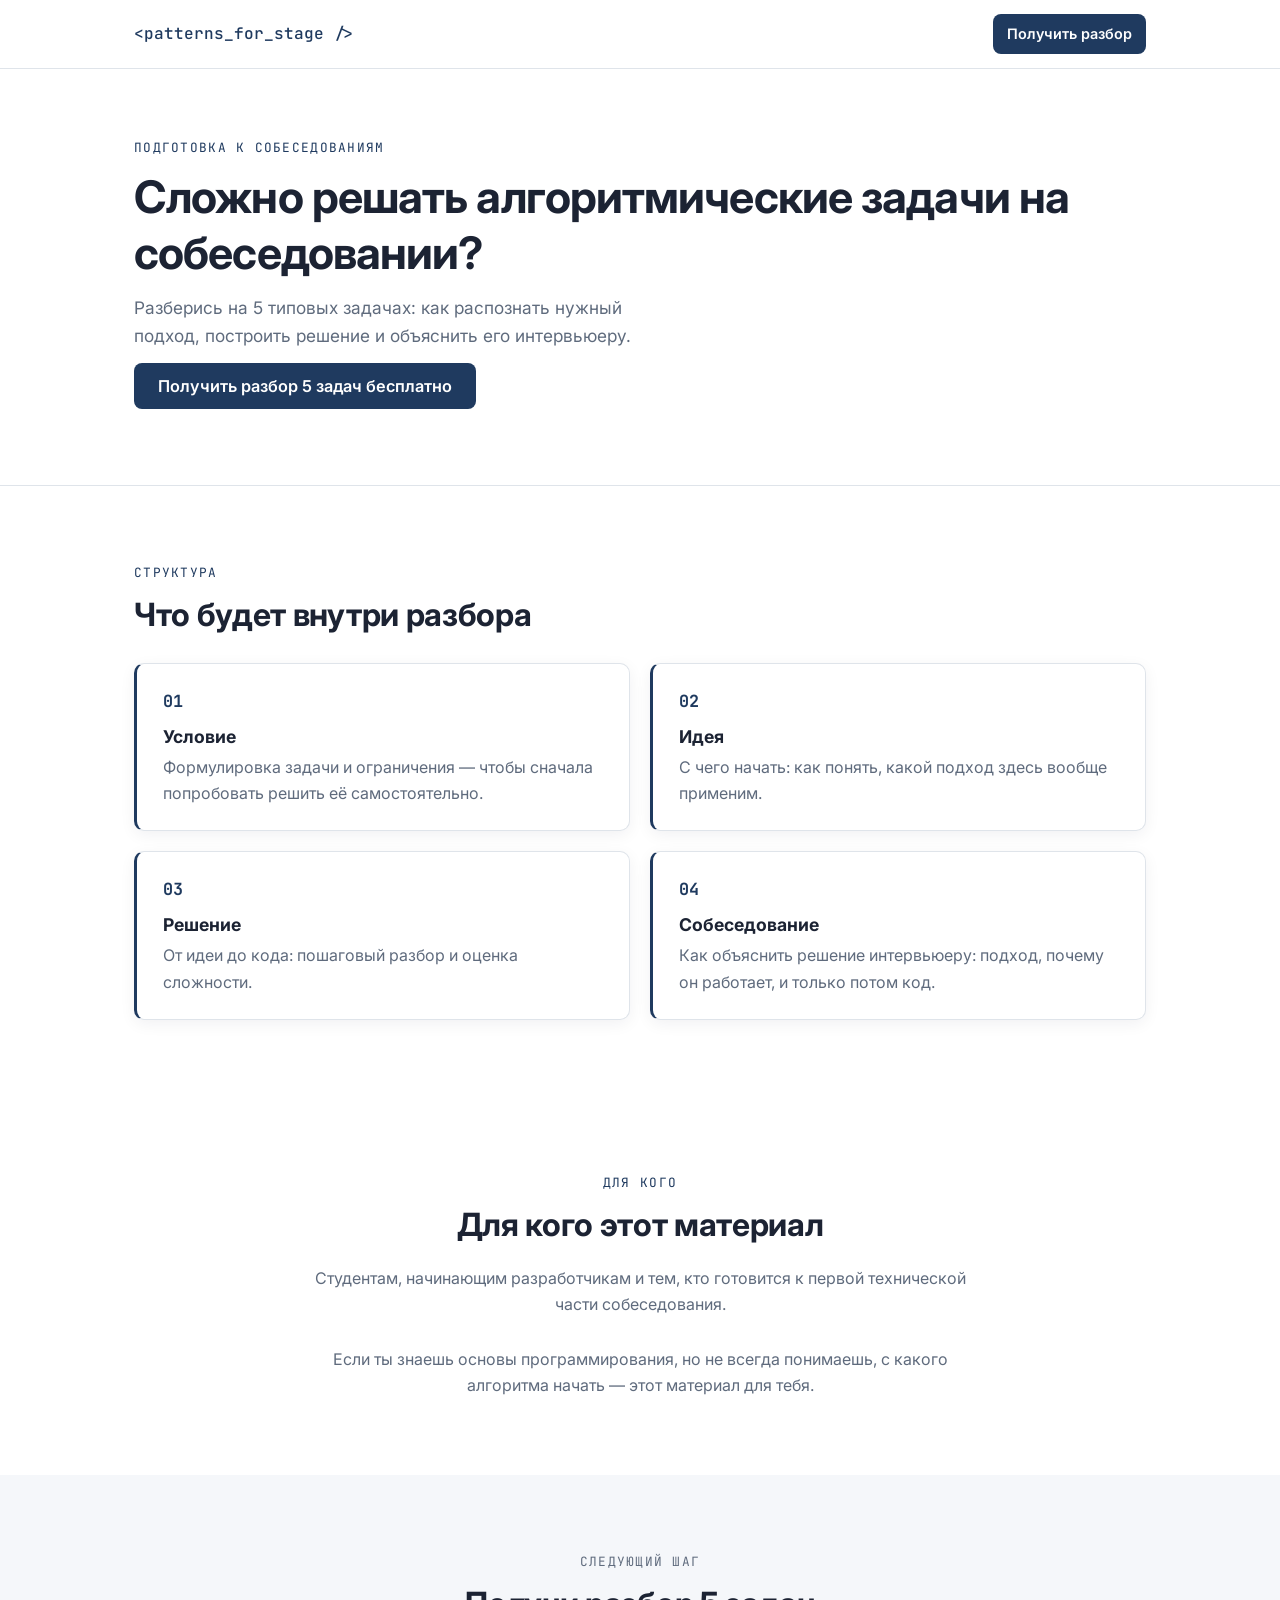
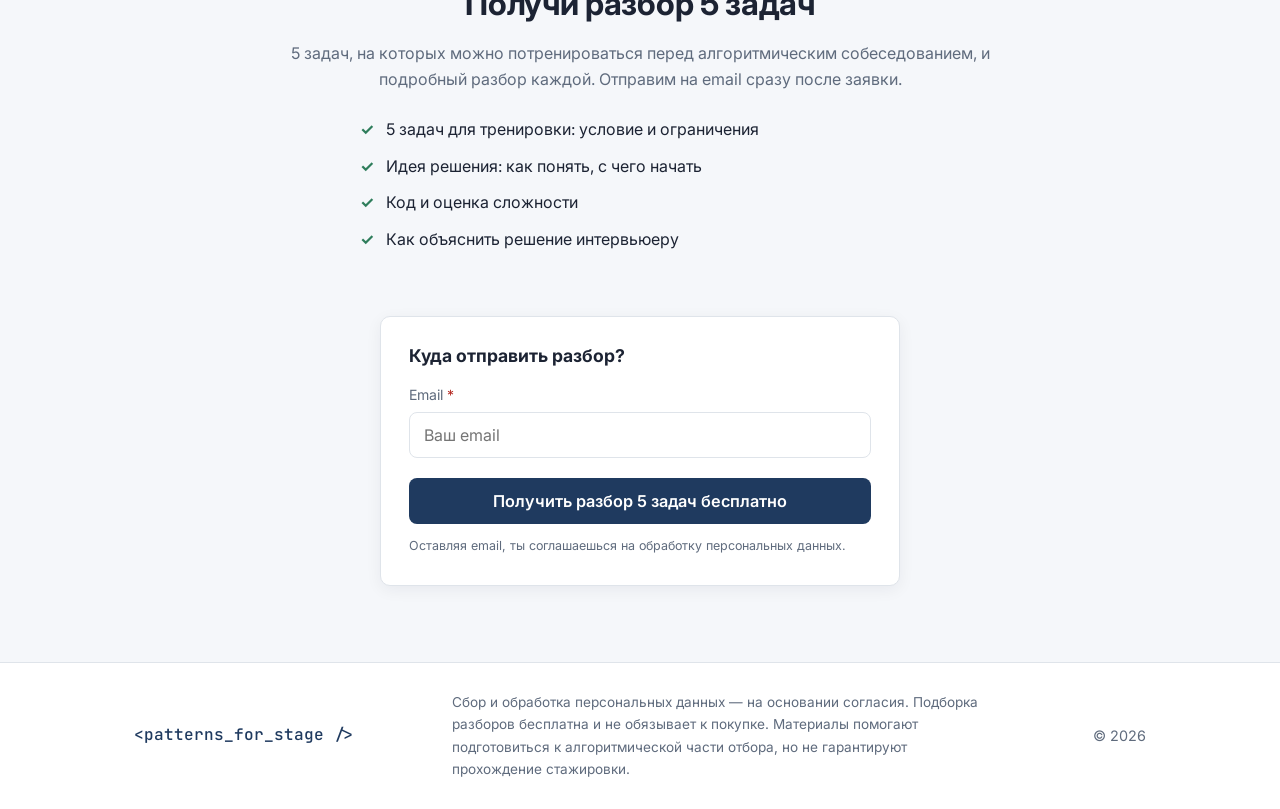
<file: index.html>
<!DOCTYPE html>
<html lang="ru">
<head>
  <meta charset="UTF-8" />
  <meta name="viewport" content="width=device-width, initial-scale=1.0" />
  <meta name="description" content="Разбор 5 алгоритмических задач с IT-собеседований: условие, идея решения, код, сложность и объяснение интервьюеру. Бесплатно на почту." />
  <title>Разбор 5 алгоритмических задач с IT-собеседований — бесплатно</title>
  <link rel="preconnect" href="https://fonts.googleapis.com" />
  <link rel="preconnect" href="https://fonts.gstatic.com" crossorigin />
  <link href="https://fonts.googleapis.com/css2?family=JetBrains+Mono:wght@400;500;700&family=Inter:wght@400;500;600;700;800&display=swap" rel="stylesheet" />
  <link rel="stylesheet" href="styles.css" />
  <!-- Yandex.Metrika counter -->
  <script type="text/javascript">
      (function(m,e,t,r,i,k,a){
          m[i]=m[i]||function(){(m[i].a=m[i].a||[]).push(arguments)};
          m[i].l=1*new Date();
          for (var j = 0; j < document.scripts.length; j++) {if (document.scripts[j].src === r) { return; }}
          k=e.createElement(t),a=e.getElementsByTagName(t)[0],k.async=1,k.src=r,a.parentNode.insertBefore(k,a)
      })(window, document,'script','https://mc.yandex.ru/metrika/tag.js?id=112363676', 'ym');

      ym(112363676, 'init', {ssr:true, webvisor:true, clickmap:true, ecommerce:"dataLayer", referrer: document.referrer, url: location.href, accurateTrackBounce:true, trackLinks:true});
  </script>
  <noscript><div><img src="https://mc.yandex.ru/watch/112363676" style="position:absolute; left:-9999px;" alt="" /></div></noscript>
  <!-- /Yandex.Metrika counter -->
  <!-- Top.Mail.Ru counter -->
  <script type="text/javascript">
  var _tmr = window._tmr || (window._tmr = []);
  _tmr.push({id: "3797444", type: "pageView", start: (new Date()).getTime()});
  (function (d, w, id) {
    if (d.getElementById(id)) return;
    var ts = d.createElement("script"); ts.type = "text/javascript"; ts.async = true; ts.id = id;
    ts.src = "https://top-fwz1.mail.ru/js/code.js";
    var f = function () {var s = d.getElementsByTagName("script")[0]; s.parentNode.insertBefore(ts, s);};
    if (w.opera == "[object Opera]") { d.addEventListener("DOMContentLoaded", f, false); } else { f(); }
  })(document, window, "tmr-code");
  </script>
  <noscript><div><img src="https://top-fwz1.mail.ru/counter?id=3797444;js=na" style="position:absolute;left:-9999px;" alt="Top.Mail.Ru" /></div></noscript>
  <!-- /Top.Mail.Ru counter -->

</head>
<body>
  <header class="site-header">
    <div class="container header-inner">
      <span class="logo">&lt;patterns_for_stage /&gt;</span>
      <a href="#lead-form" class="btn btn-sm btn-accent">Получить разбор</a>
    </div>
  </header>

  <main>
    <!-- HERO -->
    <section class="hero" id="hero">
      <div class="container hero-inner">
        <div class="hero-copy">
          <p class="eyebrow">Подготовка к собеседованиям</p>
<h1>Сложно решать алгоритмические задачи на собеседовании?</h1>
          <p class="hero-sub">
            Разберись на 5 типовых задачах: как распознать нужный подход,
            построить решение и объяснить его интервьюеру.
          </p>
          <button type="button" class="btn btn-accent btn-lg js-scroll-form hero-cta">Получить разбор 5 задач бесплатно</button>
        </div>
      </div>
    </section>

    <!-- WHAT'S INSIDE -->
    <section class="section" id="inside">
      <div class="container">
        <p class="eyebrow">Структура</p>
        <h2>Что будет внутри разбора</h2>
        <div class="inside-grid">
          <article class="inside-card">
            <span class="inside-num">01</span>
            <h3>Условие</h3>
            <p>Формулировка задачи и ограничения — чтобы сначала попробовать решить её самостоятельно.</p>
          </article>
          <article class="inside-card">
            <span class="inside-num">02</span>
            <h3>Идея</h3>
            <p>С чего начать: как понять, какой подход здесь вообще применим.</p>
          </article>
          <article class="inside-card">
            <span class="inside-num">03</span>
            <h3>Решение</h3>
            <p>От идеи до кода: пошаговый разбор и оценка сложности.</p>
          </article>
          <article class="inside-card">
            <span class="inside-num">04</span>
            <h3>Собеседование</h3>
            <p>Как объяснить решение интервьюеру: подход, почему он работает, и только потом код.</p>
          </article>
        </div>
      </div>
    </section>

    <!-- FOR WHOM -->
    <section class="section" id="audience">
      <div class="container audience-inner">
        <p class="eyebrow">Для кого</p>
        <h2>Для кого этот материал</h2>
        <p class="section-lead">
          Студентам, начинающим разработчикам и тем, кто готовится
          к первой технической части собеседования.
        </p>
        <p class="audience-extra">
          Если ты знаешь основы программирования, но не всегда понимаешь,
          с какого алгоритма начать — этот материал для тебя.
        </p>
      </div>
    </section>

    <!-- FORM -->
    <section class="section section-order" id="order">
      <div class="container order-inner">
        <div class="order-copy">
          <p class="eyebrow">Следующий шаг</p>
          <h2>Получи разбор 5 задач</h2>
          <p>5 задач, на которых можно потренироваться перед алгоритмическим собеседованием, и подробный разбор каждой. Отправим на email сразу после заявки.</p>
          <ul class="hero-checks">
            <li>5 задач для тренировки: условие и ограничения</li>
            <li>Идея решения: как понять, с чего начать</li>
            <li>Код и оценка сложности</li>
            <li>Как объяснить решение интервьюеру</li>
          </ul>
        </div>
        <div class="order-aside">
          <form class="lead-form" id="lead-form" novalidate>
            <h3>Куда отправить разбор?</h3>
            <label for="email">Email <span class="required">*</span></label>
            <input type="email" id="email" name="email" placeholder="Ваш email" autocomplete="email" required />

            <button type="submit" class="btn btn-accent btn-lg btn-block" id="submit-btn">Получить разбор 5 задач бесплатно</button>
            <p class="form-status" id="form-status" role="status"></p>
            <p class="form-privacy">Оставляя email, ты соглашаешься на обработку персональных данных.</p>
          </form>
          <div class="form-done" id="form-done" hidden>
            <h3>Готово!</h3>
            <p>Подборка уже летит на почту. Если письма нет — проверь папки «Спам» и «Промоакции».</p>
          </div>
        </div>
      </div>
    </section>

    </main>

  <footer class="site-footer">
    <div class="container footer-inner">
      <span class="logo">&lt;patterns_for_stage /&gt;</span>
      <p class="footer-note">
        Сбор и обработка персональных данных — на основании согласия. Подборка
        разборов бесплатна и не обязывает к покупке. Материалы помогают
        подготовиться к алгоритмической части отбора, но не гарантируют
        прохождение стажировки.
      </p>
      <span class="footer-year">© 2026</span>
    </div>
  </footer>

  <script src="script.js"></script>
</body>
</html>
</file>
<file: styles.css>
:root {
  --bg: #ffffff;
  --bg-alt: #f5f7fa;
  --surface: #ffffff;
  --border: #dfe4ea;
  --text: #1c2333;
  --text-dim: #5f6b7d;
  --accent: #1f3a5f;
  --accent-strong: #162a44;
  --accent-contrast: #ffffff;
  --ok: #2e7d5b;
  --err: #b3261e;

  --font-sans: "Inter", system-ui, -apple-system, "Segoe UI", sans-serif;
  --font-mono: "JetBrains Mono", ui-monospace, "SFMono-Regular", monospace;

  --radius: 10px;
  --container: 1060px;
  --shadow: 0 4px 16px rgba(15, 25, 45, 0.06);
}

* { box-sizing: border-box; }

html { scroll-behavior: smooth; scroll-padding-top: 84px; }

body {
  margin: 0;
  font-family: var(--font-sans);
  background: var(--bg);
  color: var(--text);
  line-height: 1.65;
  -webkit-font-smoothing: antialiased;
}

[hidden] { display: none !important; }

.mono { font-family: var(--font-mono); }

.container {
  width: 100%;
  max-width: var(--container);
  margin: 0 auto;
  padding: 0 24px;
}

h1, h2, h3 { line-height: 1.25; margin: 0 0 12px; font-weight: 700; }

h1 { font-size: clamp(1.9rem, 4.5vw, 2.8rem); letter-spacing: -0.02em; }
h2 { font-size: clamp(1.4rem, 3.4vw, 2rem); letter-spacing: -0.01em; }
h3 { font-size: 1.1rem; }

p { margin: 0 0 12px; }

a { color: var(--accent); text-decoration: none; }
a:hover { text-decoration: underline; }

/* ------- Header ------- */
.site-header {
  position: sticky;
  top: 0;
  z-index: 20;
  background: rgba(255, 255, 255, 0.92);
  backdrop-filter: blur(8px);
  border-bottom: 1px solid var(--border);
}
.header-inner {
  display: flex;
  align-items: center;
  justify-content: space-between;
  gap: 16px;
  padding-top: 14px;
  padding-bottom: 14px;
}
.logo {
  font-family: var(--font-mono);
  font-weight: 500;
  color: var(--accent);
  white-space: nowrap;
}
.header-nav {
  display: flex;
  align-items: center;
  gap: 20px;
  font-size: 0.95rem;
}
.header-nav > a:not(.btn) { color: var(--text-dim); }
.header-nav > a:not(.btn):hover { color: var(--text); }

/* ------- Buttons ------- */
.btn {
  display: inline-flex;
  align-items: center;
  justify-content: center;
  text-align: center;
  gap: 8px;
  border: 1px solid var(--border);
  background: var(--surface);
  color: var(--text);
  border-radius: 8px;
  padding: 11px 18px;
  font-weight: 600;
  font-size: 1rem;
  cursor: pointer;
  transition: background 0.12s ease, box-shadow 0.12s ease;
  text-decoration: none;
  font-family: var(--font-sans);
}
.btn:hover { text-decoration: none; background: var(--bg-alt); }
.btn-sm { padding: 8px 14px; font-size: 0.9rem; }
.btn-lg { padding: 13px 24px; font-size: 1.02rem; }
.btn-block { width: 100%; }
.btn-accent { background: var(--accent); color: var(--accent-contrast); border: none; }
.btn-accent:hover { background: var(--accent-strong); color: var(--accent-contrast); }
.btn:disabled { opacity: 0.6; cursor: not-allowed; }

/* ------- Sections ------- */
.section { padding: 76px 0; }
.section-alt { background: var(--bg-alt); }

.eyebrow {
  font-family: var(--font-mono);
  font-size: 0.8rem;
  text-transform: uppercase;
  letter-spacing: 0.1em;
  color: var(--accent);
  margin-bottom: 12px;
}
.section .container > h2 { margin-bottom: 28px; }
.section-lead { color: var(--text-dim); max-width: 46rem; margin: -8px 0 28px; }
.section-note { color: var(--text-dim); margin: 4px 0 28px; font-size: 0.95rem; }

/* ------- Hero ------- */
.hero {
  padding: 68px 0 76px;
  border-bottom: 1px solid var(--border);
  background: var(--bg);
}
.hero-inner {
  display: grid;
  grid-template-columns: minmax(0, 1fr);
  gap: 48px;
  align-items: center;
}
.hero-sub { font-size: 1.08rem; color: var(--text-dim); max-width: 34rem; }
.hero-cta { max-width: 24rem; }

.hero-checks { list-style: none; padding: 0; margin: 24px 0 24px; display: grid; gap: 10px; }
.hero-checks li { position: relative; padding-left: 26px; color: var(--text); }
.hero-checks li::before {
  content: "✓";
  position: absolute;
  left: 0;
  top: 0;
  color: var(--ok);
  font-weight: 700;
}

/* ------- Audience ------- */
.audience-inner { max-width: 720px; margin-inline: auto; text-align: center; }
.audience-inner .section-lead { margin-inline: auto; }
.audience-extra { color: var(--text-dim); margin: 0; }

/* ------- Inside (что внутри) ------- */
.inside-grid {
  display: grid;
  grid-template-columns: repeat(2, 1fr);
  gap: 20px;
}
.inside-card {
  background: var(--surface);
  border: 1px solid var(--border);
  border-left: 3px solid var(--accent);
  border-radius: var(--radius);
  padding: 24px 26px;
  box-shadow: var(--shadow);
}
.inside-num {
  font-family: var(--font-mono);
  color: var(--accent);
  font-size: 1.05rem;
  font-weight: 700;
  display: block;
  margin-bottom: 10px;
}
.inside-card h3 { margin-bottom: 6px; }
.inside-card p { color: var(--text-dim); margin: 0; }

/* ------- Order / Form ------- */
.section-order { background: var(--bg-alt); }
.order-inner {
  display: grid;
  grid-template-columns: 1fr;
  justify-items: center;
  gap: 40px;
  max-width: 760px;
  text-align: center;
}
.order-copy { width: 100%; }
.order-copy h2 { margin-bottom: 16px; }
.order-copy > p { color: var(--text-dim); }
.order-copy .hero-checks { max-width: 560px; margin-inline: auto; text-align: left; }

.order-aside { display: grid; gap: 16px; width: 100%; max-width: 520px; text-align: left; }

.lead-form {
  display: grid;
  background: var(--surface);
  border: 1px solid var(--border);
  border-radius: var(--radius);
  padding: 28px;
  box-shadow: var(--shadow);
}
.lead-form h3 { margin-bottom: 8px; }
.lead-form label { font-size: 0.88rem; color: var(--text-dim); margin: 16px 0 6px; }
.lead-form label:first-of-type { margin-top: 8px; }
.lead-form .optional { color: var(--text-dim); font-weight: 400; font-size: 0.8rem; }
.lead-form .required { color: var(--err); }
.lead-form input,
.lead-form select,
.lead-form textarea {
  font-family: inherit;
  font-size: 1rem;
  color: var(--text);
  background: var(--bg);
  border: 1px solid var(--border);
  border-radius: 8px;
  padding: 12px 14px;
  width: 100%;
  transition: border-color 0.12s ease, box-shadow 0.12s ease;
}
.lead-form input:focus,
.lead-form select:focus,
.lead-form textarea:focus {
  outline: none;
  border-color: var(--accent);
  box-shadow: 0 0 0 3px rgba(31, 58, 95, 0.12);
}
.lead-form input.invalid { border-color: var(--err); }
.lead-form textarea { resize: vertical; }
.lead-form .btn { margin-top: 20px; }

.form-status {
  margin-top: 14px;
  font-size: 0.95rem;
  min-height: 1.4em;
  padding: 10px 14px;
  border-radius: 8px;
  display: none;
}
.form-status.ok { display: block; background: rgba(46, 125, 91, 0.08); border: 1px solid var(--ok); color: var(--ok); }
.form-status.err { display: block; background: rgba(179, 38, 30, 0.08); border: 1px solid var(--err); color: var(--err); }
.form-privacy { font-size: 0.78rem; color: var(--text-dim); margin: 12px 0 0; }

.form-done {
  display: grid;
  background: rgba(46, 125, 91, 0.06);
  border: 1px solid var(--ok);
  border-radius: var(--radius);
  padding: 26px 28px;
}
.form-done h3 { color: var(--ok); margin-bottom: 6px; }
.form-done p { margin: 0; color: var(--text-dim); }

/* ------- Footer ------- */
.site-footer { border-top: 1px solid var(--border); padding: 28px 0; background: var(--bg); }
.footer-inner { display: flex; align-items: center; justify-content: space-between; gap: 16px; flex-wrap: wrap; }
.footer-note { color: var(--text-dim); font-size: 0.85rem; margin: 0; max-width: 34rem; }
.footer-year { color: var(--text-dim); font-size: 0.9rem; }

/* ------- Responsive ------- */
@media (max-width: 920px) {
  .header-nav a:not(.btn):not(.logo) { display: none; }
}

@media (max-width: 620px) {
  .inside-grid { grid-template-columns: 1fr; }
}

@media (max-width: 560px) {
  .section { padding: 52px 0; }
  .hero { padding: 44px 0 52px; }
  .lead-form { padding: 20px; }
}
</file>
